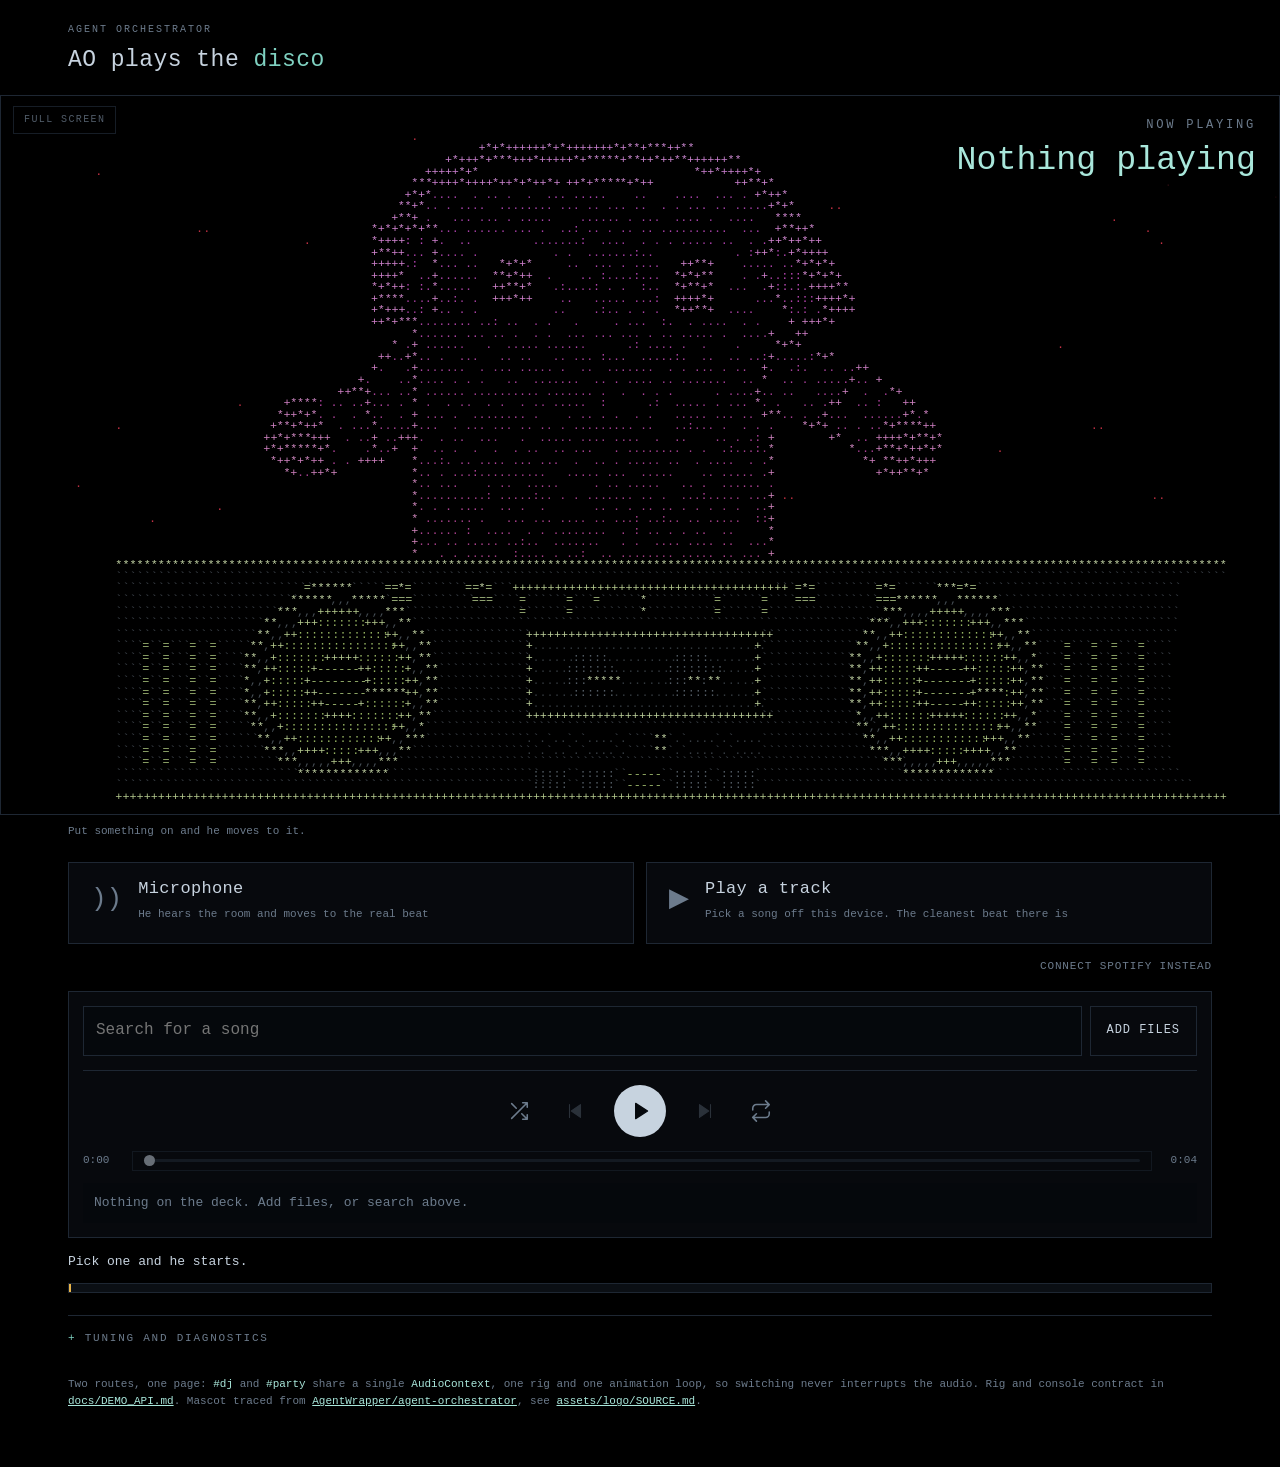
<file: index.html>
<!doctype html>
<html lang="en">
  <head>
    <meta charset="utf-8" />
    <meta name="viewport" content="width=device-width, initial-scale=1" />
    <title>AO disco</title>
    <link rel="icon" href="assets/logo/ao-logo.svg" />
    <link rel="stylesheet" href="src/rig.css" />
    <link rel="stylesheet" href="src/console.css" />
    <link rel="stylesheet" href="src/app.css" />
  </head>
  <body data-route="dj">
    <main>
      <header class="top">
        <div>
          <p class="eyebrow">Agent Orchestrator</p>
          <h1>AO plays the <span>disco</span></h1>
        </div>
        <!-- Shown again by src/app.js when the requests layer is switched on. -->
        <nav class="routes" id="routes" aria-label="Demo routes" hidden>
          <a href="#dj" data-route-link="dj">DJ booth</a>
          <a href="#party" data-route-link="party"
            >Party requests <b id="queue-badge" hidden></b
          ></a>
        </nav>
      </header>

      <section class="stage-wrap">
        <div class="stage" id="stage">
          <div class="stage-controls">
            <button type="button" class="stage-button" id="stage-full" title="Full screen">
              Full screen
            </button>
          </div>
          <div class="ticker" aria-live="polite">
            <p class="ticker__label">Now playing</p>
            <p class="ticker__now" id="stage-now">Nothing playing</p>
            <p class="ticker__label" id="ticker-next-label" hidden>Up next</p>
            <ol class="ticker__next" id="stage-next" hidden></ol>
            <button
              type="button"
              class="stage-button ticker__advance"
              id="stage-advance"
              title="Mark the current request played and move to the next (N)"
              hidden
            >
              Played, next &nbsp;N
            </button>
          </div>
        </div>
        <p class="stage-caption" id="stage-caption"></p>
      </section>

      <section id="route-dj" class="panel panel--dj">
        <!--
          Two ways in, and nothing else on the surface. Everything that used to
          be here, the meters, the sliders, the monitor address, is real and
          still works, but it belongs to whoever is tuning the thing, not to
          somebody opening it for the first time.
        -->
        <div class="sources">
          <button type="button" class="source" id="mic-enable">
            <span class="source__mark" aria-hidden="true">))</span>
            <span class="source__name">Microphone</span>
            <span class="source__note">He hears the room and moves to the real beat</span>
          </button>
          <button type="button" class="source source--track" id="track-open">
            <span class="source__mark" aria-hidden="true">&#9654;</span>
            <span class="source__name">Play a track</span>
            <span class="source__note">Pick a song off this device. The cleanest beat there is</span>
          </button>
        </div>

        <!--
          Off the surface, not gone. Spotify names the song but cannot give the
          beat, and its hosts are blocked on some networks, so it does not
          deserve one of the two doors a first-time user sees.
        -->
        <p class="sources__aside">
          <button type="button" class="linkish" id="spotify-connect">Connect Spotify instead</button>
        </p>

        <input type="file" id="track-file" accept="audio/*" multiple hidden />

        <!--
          The deck. Files off this machine and tracks from an open catalogue sit
          in one list, because once they are playing there is no difference: both
          reach the analyser, so both give a real beat.
        -->
        <section class="deck" id="deck-panel" hidden>
          <div class="deck__search">
            <input
              type="search"
              id="library-query"
              placeholder="Search for a song"
              autocomplete="off"
              aria-label="Search the catalogue"
            />
            <button type="button" class="deck__add" id="deck-add">Add files</button>
          </div>
          <p class="deck__note" id="library-note" hidden></p>
          <ol class="results" id="library-results" hidden></ol>

          <!--
            Transport. Icons are inline paths rather than a font or a sprite:
            nothing here may reach off-origin, and a glyph that fails to load is
            a control nobody can find.
          -->
          <div class="transport" id="transport">
            <div class="transport__row">
              <button type="button" class="tbtn" id="t-shuffle" title="Shuffle" aria-pressed="false">
                <svg viewBox="0 0 24 24" aria-hidden="true">
                  <path d="M16 3h5v5M4 20L21 3M21 16v5h-5M15 15l6 6M4 4l5 5" />
                </svg>
              </button>
              <button type="button" class="tbtn" id="t-prev" title="Previous">
                <svg viewBox="0 0 24 24" aria-hidden="true">
                  <path d="M18 5v14L8 12zM6 5v14" />
                </svg>
              </button>
              <button type="button" class="tbtn tbtn--main" id="t-play" title="Play or pause (space)">
                <svg viewBox="0 0 24 24" aria-hidden="true" id="t-play-icon">
                  <path d="M8 5l11 7-11 7z" />
                </svg>
              </button>
              <button type="button" class="tbtn" id="t-next" title="Next">
                <svg viewBox="0 0 24 24" aria-hidden="true">
                  <path d="M6 5v14l10-7zM18 5v14" />
                </svg>
              </button>
              <button type="button" class="tbtn" id="t-repeat" title="Repeat this track" aria-pressed="false">
                <svg viewBox="0 0 24 24" aria-hidden="true">
                  <path d="M17 1l4 4-4 4M3 11V9a4 4 0 014-4h14M7 23l-4-4 4-4M21 13v2a4 4 0 01-4 4H3" />
                </svg>
              </button>
            </div>
            <div class="transport__seek">
              <span class="transport__time" id="t-elapsed">0:00</span>
              <input
                type="range"
                id="t-scrub"
                class="scrub"
                min="0"
                max="1000"
                value="0"
                step="1"
                aria-label="Seek"
              />
              <span class="transport__time" id="t-total">0:00</span>
            </div>
          </div>

          <ol class="playlist" id="playlist"></ol>
        </section>

        <p class="driving" id="driving">Pick one and he starts.</p>

        <div class="meter" role="img" aria-label="Live input level">
          <i id="mic-level"></i>
          <u id="mic-peak"></u>
        </div>

        <details class="tuning">
          <summary>Tuning and diagnostics</summary>

          <div class="tuning__grid">
            <dl class="stats">
              <div><dt>energy</dt><dd id="read-energy">0.00</dd></div>
              <div><dt>tempo</dt><dd id="read-bpm">-- BPM</dd></div>
              <div><dt>onsets</dt><dd id="read-beats">0</dd></div>
              <div><dt>pulse</dt><dd id="read-pulse">0.00</dd></div>
              <div><dt>beat</dt><dd><span class="dot" id="beat-dot"></span></dd></div>
            </dl>

            <div class="readouts">
              <div class="readout"><span>bass</span><div class="bar"><i id="bar-bass"></i></div></div>
              <div class="readout"><span>low mid</span><div class="bar"><i id="bar-lowMid"></i></div></div>
              <div class="readout"><span>mid</span><div class="bar"><i id="bar-mid"></i></div></div>
              <div class="readout"><span>high</span><div class="bar"><i id="bar-high"></i></div></div>
            </div>
          </div>

          <p class="state-line">He is: <b id="read-state">waiting</b></p>

          <label class="control" for="mic-gain">
            <span>Input sensitivity <b id="mic-gain-value">12x</b></span>
            <input id="mic-gain" type="range" min="1" max="48" step="1" value="12" />
          </label>
          <label class="control" for="assumed-tempo">
            <span>Tempo to assume when a track is playing but nothing is heard</span>
            <input id="assumed-tempo" type="number" min="60" max="200" step="1" placeholder="120" />
          </label>
          <label class="control control--check" for="react-all">
            <input id="react-all" type="checkbox" />
            <span>React to any sound, not only to music</span>
          </label>

          <div class="buttons">
            <button type="button" class="button button--ghost" id="demo-loop">Test without a microphone</button>
            <button type="button" class="button button--ghost" id="diagnose">Diagnose for 8 seconds</button>
          </div>
          <pre class="report" id="report" hidden></pre>

          <p class="status" id="mic-status" data-tone="idle"></p>
          <div id="deck"></div>
        </details>
      </section>

      <section id="route-party" class="panel" hidden>
        <div class="card">
          <h2>Request a track</h2>
          <form id="request-form" autocomplete="off">
            <label for="request-name">Your name</label>
            <input id="request-name" name="name" maxlength="40" required />
            <label for="request-song">Song</label>
            <input
              id="request-song"
              name="song"
              maxlength="80"
              placeholder="Artist - Title"
              required
            />
            <label for="request-link">Link <span class="optional">optional</span></label>
            <input
              id="request-link"
              name="link"
              type="url"
              maxlength="400"
              placeholder="https://..."
              inputmode="url"
            />
            <button type="submit" class="button">Add to the queue</button>
          </form>
          <p class="status" id="request-feedback" data-tone="idle">
            Type at this screen, or let guests scan the code. Their page is
            <a href="request.html">request.html</a>.
          </p>
          <p class="state-line">He is: <b id="party-state">still, waiting for sound</b></p>
          <div class="meter" role="img" aria-label="Live input level">
            <i id="party-level"></i>
          </div>
        </div>

        <div class="card">
          <div class="card__head">
            <h2>Queue</h2>
            <span class="count" id="queue-count">0 waiting, 0 played</span>
          </div>
          <p class="feed" id="feed-status">Booth feed connecting...</p>
          <form class="booth" id="booth-form">
            <label for="booth-url">djay Pro monitor</label>
            <input id="booth-url" type="url" inputmode="url" placeholder="http://host:7474/api/status" />
            <span class="booth__buttons">
              <button type="submit" class="button button--ghost">Connect</button>
              <button type="button" class="button button--ghost" id="booth-check">Check</button>
            </span>
          </form>
          <div class="queue__now" id="queue-now"></div>
          <p class="queue__label">Up next</p>
          <ol class="queue__list" id="queue-list"></ol>
          <button type="button" class="button button--ghost" id="queue-clear">
            Clear played
          </button>
          <p class="hint">
            Saved in this browser, so a refresh does not lose the night. While the booth feed is
            connected the queue marks itself played and moves on when djay changes track, so this
            list stays in order on its own.
          </p>
        </div>
      </section>

      <footer>
        Two routes, one page: <code>#dj</code> and <code>#party</code> share a single
        <code>AudioContext</code>, one rig and one animation loop, so switching never interrupts the
        audio. Rig and console contract in <a href="docs/DEMO_API.md">docs/DEMO_API.md</a>. Mascot
        traced from
        <a href="https://github.com/AgentWrapper/agent-orchestrator/blob/HEAD/assets/ao-logo.svg"
          >AgentWrapper/agent-orchestrator</a
        >, see <a href="assets/logo/SOURCE.md">assets/logo/SOURCE.md</a>.
      </footer>
    </main>

    <script type="module" src="src/app.js"></script>
  </body>
</html>
</file>
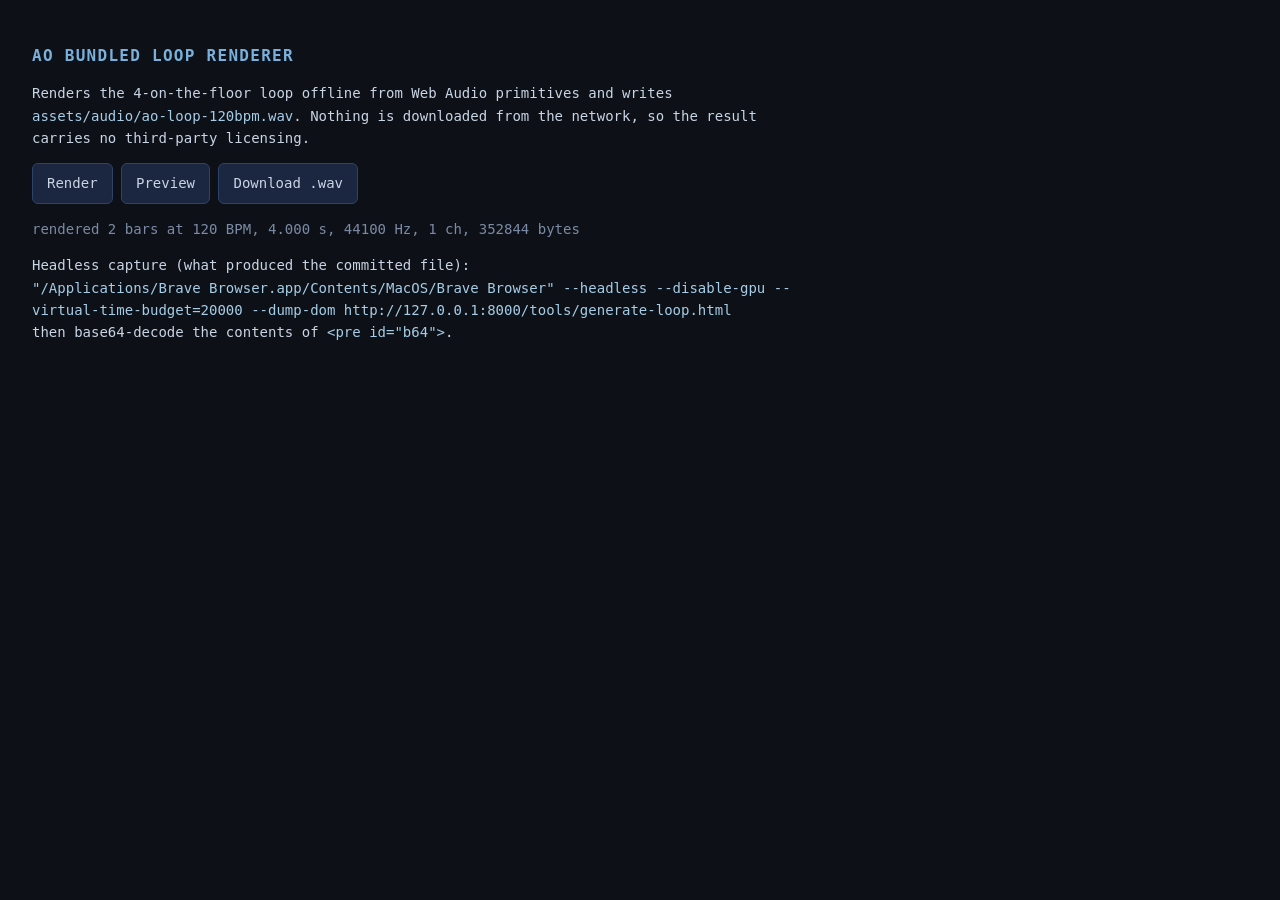
<file: tools/generate-loop.html>
<!doctype html>
<html lang="en">
  <head>
    <meta charset="utf-8" />
    <meta name="viewport" content="width=device-width, initial-scale=1" />
    <title>Render the AO bundled loop</title>
    <style>
      body {
        margin: 0;
        padding: 32px;
        background: #0d1117;
        color: #c9d4e4;
        font: 14px/1.6 ui-monospace, SFMono-Regular, Menlo, monospace;
        max-width: 760px;
      }
      h1 {
        font-size: 16px;
        text-transform: uppercase;
        letter-spacing: 0.08em;
        color: #79b0dc;
      }
      button,
      a.button {
        font: inherit;
        color: #c9d4e4;
        background: #1b2740;
        border: 1px solid #2f4269;
        border-radius: 6px;
        padding: 8px 14px;
        cursor: pointer;
        text-decoration: none;
        display: inline-block;
      }
      code {
        color: #a5cde7;
      }
      #b64 {
        display: none;
      }
      #log {
        white-space: pre-wrap;
        color: #7b8aa5;
      }
    </style>
  </head>
  <body>
    <h1>AO bundled loop renderer</h1>
    <p>
      Renders the 4-on-the-floor loop offline from Web Audio primitives and writes
      <code>assets/audio/ao-loop-120bpm.wav</code>. Nothing is downloaded from the network, so
      the result carries no third-party licensing.
    </p>
    <p>
      <button id="render" type="button">Render</button>
      <button id="play" type="button" disabled>Preview</button>
      <a id="download" class="button" hidden download="ao-loop-120bpm.wav">Download .wav</a>
    </p>
    <p id="log">idle</p>
    <p>
      Headless capture (what produced the committed file):
      <br />
      <code
        >"/Applications/Brave Browser.app/Contents/MacOS/Brave Browser" --headless --disable-gpu
        --virtual-time-budget=20000 --dump-dom
        http://127.0.0.1:8000/tools/generate-loop.html</code
      >
      <br />
      then base64-decode the contents of <code>&lt;pre id="b64"&gt;</code>.
    </p>
    <pre id="b64"></pre>

    <script type="module">
      import { renderLoop, encodeWav, LOOP } from './loop-generator.js';

      const log = document.getElementById('log');
      const playButton = document.getElementById('play');
      const downloadLink = document.getElementById('download');
      const b64 = document.getElementById('b64');
      let blob = null;

      async function run() {
        log.textContent = 'rendering...';
        const buffer = await renderLoop();
        blob = encodeWav(buffer);
        const bytes = new Uint8Array(await blob.arrayBuffer());
        let binary = '';
        for (let i = 0; i < bytes.length; i++) binary += String.fromCharCode(bytes[i]);
        b64.textContent = btoa(binary);
        downloadLink.href = URL.createObjectURL(blob);
        downloadLink.hidden = false;
        playButton.disabled = false;
        log.textContent =
          `rendered ${LOOP.bars} bars at ${LOOP.bpm} BPM, ` +
          `${buffer.duration.toFixed(3)} s, ${buffer.sampleRate} Hz, ` +
          `${buffer.numberOfChannels} ch, ${bytes.length} bytes`;

        // ?save=1 writes straight into assets/audio/ when the page is served by
        // tools/save-server.py. Otherwise use the Download button.
        if (new URLSearchParams(location.search).has('save')) {
          const response = await fetch(`/__save/${LOOP.fileName}`, { method: 'POST', body: blob });
          log.textContent += response.ok
            ? ` - saved to assets/audio/${LOOP.fileName}`
            : ` - save failed (${response.status})`;
        }
      }

      document.getElementById('render').addEventListener('click', run);

      playButton.addEventListener('click', async () => {
        if (!blob) return;
        const audio = new Audio(URL.createObjectURL(blob));
        audio.loop = true;
        await audio.play();
        playButton.textContent = 'Playing (reload to stop)';
      });

      // Auto-render on load so the headless capture above needs no interaction.
      run().catch((error) => {
        log.textContent = `render failed: ${error.message}`;
      });
    </script>
  </body>
</html>
</file>
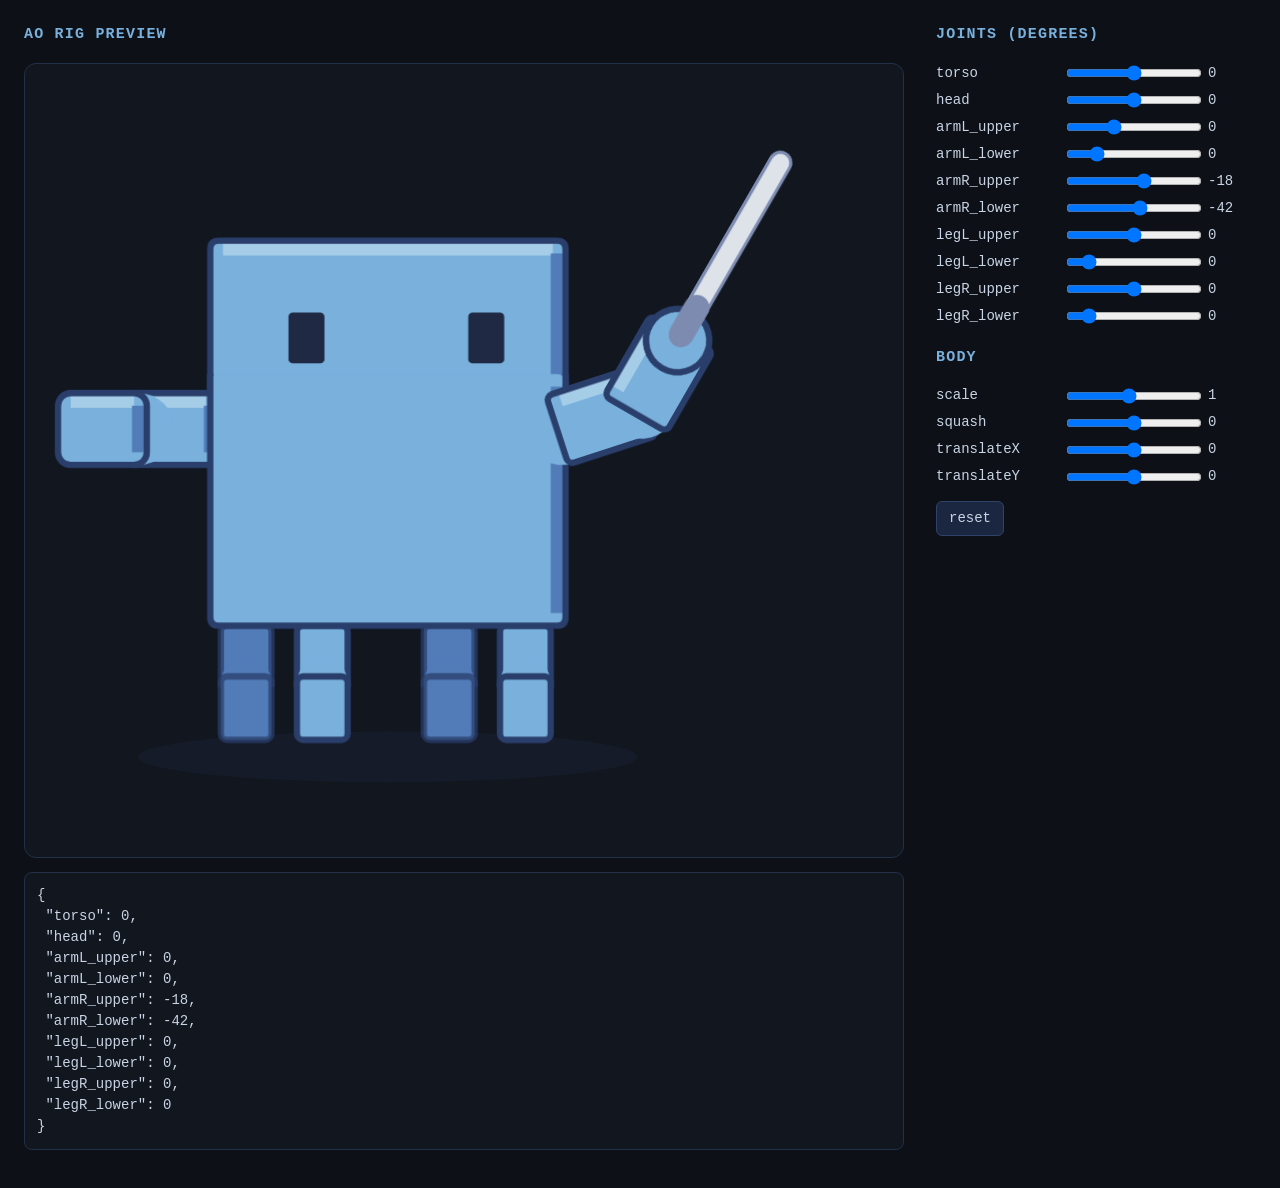
<file: tools/rig-preview.html>
<!doctype html>
<html lang="en">
  <head>
    <meta charset="utf-8" />
    <meta name="viewport" content="width=device-width, initial-scale=1" />
    <title>AO rig preview</title>
    <link rel="stylesheet" href="../src/rig.css" />
    <style>
      body {
        margin: 0;
        padding: 24px;
        background: #0d1117;
        color: #c9d4e4;
        font: 14px/1.5 ui-monospace, SFMono-Regular, Menlo, monospace;
        display: grid;
        grid-template-columns: minmax(320px, 1fr) 320px;
        gap: 32px;
        align-items: start;
      }
      h1 {
        font-size: 15px;
        margin: 0 0 16px;
        letter-spacing: 0.08em;
        text-transform: uppercase;
        color: #79b0dc;
      }
      .stage {
        background: #11161f;
        border: 1px solid #223049;
        border-radius: 12px;
        padding: 16px;
      }
      label {
        display: grid;
        grid-template-columns: 120px 1fr 48px;
        gap: 8px;
        align-items: center;
        margin-bottom: 6px;
      }
      input[type='range'] {
        width: 100%;
      }
      button {
        background: #1b2740;
        color: #c9d4e4;
        border: 1px solid #2f4269;
        border-radius: 6px;
        padding: 6px 12px;
        cursor: pointer;
        font: inherit;
      }
      pre {
        background: #11161f;
        border: 1px solid #223049;
        border-radius: 8px;
        padding: 12px;
        overflow-x: auto;
      }
    </style>
  </head>
  <body>
    <div>
      <h1>AO rig preview</h1>
      <div class="stage"><div id="stage"></div></div>
      <pre id="dump"></pre>
    </div>
    <div>
      <h1>Joints (degrees)</h1>
      <div id="controls"></div>
      <h1 style="margin-top: 20px">Body</h1>
      <div id="body-controls"></div>
      <p><button id="reset">reset</button></p>
    </div>

    <script type="module">
      import { createRig, JOINTS, JOINT_LIMITS, NEUTRAL_POSE } from '../src/rig.js';

      const rig = createRig(document.getElementById('stage'));
      const dump = document.getElementById('dump');
      const controls = document.getElementById('controls');
      const inputs = {};

      function refresh() {
        dump.textContent = JSON.stringify(rig.getPose(), null, 1);
      }

      for (const joint of JOINTS) {
        const [lo, hi] = JOINT_LIMITS[joint];
        const label = document.createElement('label');
        const out = document.createElement('span');
        const input = document.createElement('input');
        input.type = 'range';
        input.min = lo;
        input.max = hi;
        input.step = 1;
        input.value = NEUTRAL_POSE[joint];
        out.textContent = input.value;
        input.addEventListener('input', () => {
          rig.setPose({ [joint]: Number(input.value) });
          out.textContent = input.value;
          refresh();
        });
        label.append(Object.assign(document.createElement('span'), { textContent: joint }), input, out);
        controls.appendChild(label);
        inputs[joint] = input;
      }

      const body = document.getElementById('body-controls');
      const bodyControls = [
        ['scale', 0.5, 1.6, 0.01, 1, (v) => rig.scale(v)],
        ['squash', -1, 1, 0.01, 0, (v) => rig.squash(v)],
        ['translateX', -80, 80, 1, 0, (v) => rig.translate(v, ty)],
        ['translateY', -80, 80, 1, 0, (v) => rig.translate(tx, v)],
      ];
      let tx = 0;
      let ty = 0;
      for (const [name, lo, hi, step, initial, apply] of bodyControls) {
        const label = document.createElement('label');
        const out = document.createElement('span');
        const input = document.createElement('input');
        Object.assign(input, { type: 'range', min: lo, max: hi, step, value: initial });
        out.textContent = String(initial);
        input.addEventListener('input', () => {
          const value = Number(input.value);
          if (name === 'translateX') tx = value;
          if (name === 'translateY') ty = value;
          apply(value);
          out.textContent = input.value;
        });
        label.append(Object.assign(document.createElement('span'), { textContent: name }), input, out);
        body.appendChild(label);
      }

      document.getElementById('reset').addEventListener('click', () => {
        rig.reset();
        for (const joint of JOINTS) inputs[joint].value = NEUTRAL_POSE[joint];
        refresh();
      });

      refresh();
    </script>
  </body>
</html>
</file>
<file: src/rig.css>
/* AO mascot rig styling.
   Colours come from assets/logo/ao-logo.svg. Override the custom properties on
   .ao-rig (or any ancestor) to re-skin the mascot per demo version. */

.ao-rig {
  --ao-body: #79b0dc;
  --ao-body-light: #a5cde7;
  --ao-body-shade: #517cb8;
  --ao-outline: #2a3e6b;
  --ao-eye: #202943;
  --ao-baton: #dee3ea;
  --ao-baton-shade: #7e8bb0;
  --ao-ground: rgba(32, 41, 67, 0.28);
  --ao-outline-width: 3;

  display: block;
  width: 100%;
  height: auto;
  overflow: visible;
}

.ao-rig__body {
  fill: var(--ao-body);
}

.ao-rig__light {
  fill: var(--ao-body-light);
}

.ao-rig__shade {
  fill: var(--ao-body-shade);
}

.ao-rig__outline {
  fill: none;
  stroke: var(--ao-outline);
  stroke-width: var(--ao-outline-width);
}

/* Fills the gap at a bending joint. Fill only, no outline. */
.ao-rig__joint {
  fill: var(--ao-body);
}

.ao-rig--far .ao-rig__joint {
  fill: var(--ao-body-shade);
}

.ao-rig__eye {
  fill: var(--ao-eye);
}

.ao-rig__paw {
  fill: var(--ao-body);
  stroke: var(--ao-outline);
  stroke-width: var(--ao-outline-width);
}

/* The far leg of each pair reads as depth, not as a second colour. */
.ao-rig--far .ao-rig__body {
  fill: var(--ao-body-shade);
}

.ao-rig--far .ao-rig__shade {
  fill: var(--ao-outline);
  opacity: 0.35;
}

.ao-rig--far .ao-rig__outline {
  stroke: var(--ao-outline);
  opacity: 0.75;
}

.ao-rig__baton-stick {
  fill: var(--ao-baton);
  stroke: var(--ao-baton-shade);
  stroke-width: 1.5;
}

.ao-rig__baton-grip {
  fill: var(--ao-baton-shade);
}

/* DJ headphones. Skinned through --ao-phones* on .ao-rig like everything else. */
.ao-rig__phones-band {
  fill: none;
  stroke: var(--ao-phones, #20283f);
  stroke-width: 11;
  stroke-linecap: round;
}

.ao-rig__phones-shell {
  fill: var(--ao-phones, #20283f);
  stroke: var(--ao-outline);
  stroke-width: 2;
}

.ao-rig__phones-pad {
  fill: var(--ao-phones-pad, #4d5f8c);
}

.ao-rig__ground {
  fill: var(--ao-ground);
}

/* Poses are set as SVG transform attributes every frame, so no CSS transitions
   here by default. A version page can opt in per part if it wants easing. */
.ao-rig__part {
  will-change: transform;
}
</file>
<file: src/console.css>
/* AO music console UI.
   Override the custom properties on .ao-console to re-skin it per demo. */

.ao-console {
  --aoc-bg: #11161f;
  --aoc-border: #223049;
  --aoc-text: #c9d4e4;
  --aoc-dim: #7b8aa5;
  --aoc-accent: #79b0dc;
  --aoc-accent-dim: #2f4269;
  --aoc-beat: #a5cde7;

  display: grid;
  gap: 10px;
  padding: 14px 16px;
  background: var(--aoc-bg);
  border: 1px solid var(--aoc-border);
  border-radius: 12px;
  color: var(--aoc-text);
  font: 13px/1.4 ui-monospace, SFMono-Regular, Menlo, Consolas, monospace;
}

.ao-console__row {
  display: flex;
  align-items: center;
  gap: 12px;
  flex-wrap: wrap;
}

.ao-console__row--meta {
  color: var(--aoc-dim);
  font-size: 12px;
}

.ao-console button {
  font: inherit;
  color: var(--aoc-text);
  background: #1b2740;
  border: 1px solid var(--aoc-accent-dim);
  border-radius: 6px;
  padding: 6px 14px;
  cursor: pointer;
}

.ao-console button:hover:not(:disabled) {
  border-color: var(--aoc-accent);
}

.ao-console button:disabled {
  opacity: 0.45;
  cursor: default;
}

.ao-console__play {
  min-width: 74px;
}

.ao-console__sources {
  display: flex;
  gap: 6px;
}

.ao-console__source.is-active {
  background: var(--aoc-accent);
  border-color: var(--aoc-accent);
  color: #0d1117;
}

.ao-console__seek {
  flex: 1 1 160px;
  min-width: 120px;
}

.ao-console__volume {
  width: 100px;
}

.ao-console input[type='range'] {
  accent-color: var(--aoc-accent);
}

.ao-console__vol-label {
  display: flex;
  align-items: center;
  gap: 8px;
  color: var(--aoc-dim);
}

.ao-console__time {
  min-width: 92px;
  text-align: right;
  color: var(--aoc-dim);
  font-variant-numeric: tabular-nums;
}

.ao-console__bpm {
  min-width: 78px;
  font-variant-numeric: tabular-nums;
  color: var(--aoc-text);
}

.ao-console__beat {
  display: flex;
  align-items: center;
  gap: 6px;
}

.ao-console__beat-dot {
  width: 11px;
  height: 11px;
  border-radius: 50%;
  background: #24314b;
  box-shadow: inset 0 0 0 1px var(--aoc-accent-dim);
  transition: background-color 90ms linear, box-shadow 90ms linear;
}

.ao-console__beat-dot.is-on {
  background: var(--aoc-beat);
  box-shadow: 0 0 10px var(--aoc-beat);
}

.ao-console__meter {
  flex: 1 1 90px;
  height: 6px;
  min-width: 60px;
  background: #1b2740;
  border-radius: 3px;
  overflow: hidden;
}

.ao-console__meter-fill {
  height: 100%;
  width: 0;
  background: var(--aoc-accent);
}

.ao-console__status {
  color: var(--aoc-dim);
  overflow: hidden;
  text-overflow: ellipsis;
  white-space: nowrap;
  max-width: 40ch;
}

.ao-console__file {
  display: none;
}

/* Applied to the drop container while a file is dragged over it. */
.ao-console--dragging {
  outline: 2px dashed var(--aoc-accent, #79b0dc);
  outline-offset: 4px;
}
</file>
<file: src/app.css>
/* Terminal skin for the ASCII disco. Black page, one accent, monospace only. */

:root {
  --bg: #000000;
  --panel: #07090d;
  --panel-2: #0c1017;
  --border: #1e2733;
  --text: #c7d3df;
  --dim: #6c7b8c;
  --accent: #7fd1c1;
  --accent-soft: #a9e7db;
  --hot: #e0637f;
  --ok: #7fd1c1;
  --warn: #e8b44a;
}

* {
  box-sizing: border-box;
}

body {
  margin: 0;
  background: var(--bg);
  color: var(--text);
  font: 13px/1.6 ui-monospace, SFMono-Regular, Menlo, Consolas, monospace;
  min-height: 100vh;
}

main {
  max-width: 1180px;
  margin: 0 auto;
  padding: 22px 18px 56px;
}

a {
  color: var(--accent-soft);
}

h1 {
  font-size: clamp(17px, 2.6vw, 23px);
  letter-spacing: 0.02em;
  margin: 0;
  font-weight: 400;
}

h1 span {
  color: var(--accent);
}

h2 {
  font-size: 11px;
  text-transform: uppercase;
  letter-spacing: 0.18em;
  color: var(--accent);
  margin: 0 0 10px;
  font-weight: 400;
}

.eyebrow {
  text-transform: uppercase;
  letter-spacing: 0.2em;
  font-size: 10px;
  color: var(--dim);
  margin: 0 0 4px;
}

.top {
  display: flex;
  flex-wrap: wrap;
  gap: 12px;
  align-items: flex-end;
  justify-content: space-between;
  margin-bottom: 16px;
}

.routes {
  display: flex;
  gap: 6px;
}

/* Any element given a display value needs this or the hidden attribute does
   nothing: the same trap that once rendered both routes at once. */
[hidden] {
  display: none !important;
}

.routes a {
  display: inline-flex;
  align-items: center;
  gap: 8px;
  padding: 7px 13px;
  border: 1px solid var(--border);
  text-decoration: none;
  color: var(--dim);
  background: var(--panel);
}

.routes a[aria-current='page'] {
  color: #04070a;
  background: var(--accent);
  border-color: var(--accent);
}

.routes b {
  background: var(--hot);
  color: #150409;
  font-size: 10px;
  padding: 0 6px;
  font-weight: 400;
}

/* -- stage ----------------------------------------------------------------- */

/* The stage runs the full width of the window, whatever the text column does:
   this is the thing people are actually looking at. */
.stage-wrap {
  margin: 0 calc(50% - 50vw) 18px;
  width: 100vw;
}

.stage {
  position: relative;
  width: 100%;
  aspect-ratio: 16 / 9;
  /* The ratio is a preference, not a promise. Full width at 16/9 is taller than
     a 13 inch laptop has left under the header, which pushed the booth and the
     mascot's feet below the fold. Reported on a 13 inch and reproduced at
     1280x800. The renderer frames to whatever height it is given, so giving way
     here costs a slightly smaller mascot and nothing else. */
  max-height: calc(100dvh - 140px);
  background: #000;
  border: 1px solid var(--border);
  overflow: hidden;
}

.ascii {
  display: block;
  width: 100%;
  height: 100%;
}

.stage:fullscreen {
  aspect-ratio: auto;
  width: 100vw;
  /* dvh, not vh: on a phone vh is the tallest the viewport ever gets, so the
     bottom of the scene hides under the browser chrome. */
  height: 100dvh;
  max-height: 100dvh;
  border: 0;
}

.stage-controls {
  position: absolute;
  top: 10px;
  left: 12px;
  z-index: 3;
  display: flex;
  gap: 6px;
}

.stage-button {
  font: inherit;
  font-size: 10px;
  letter-spacing: 0.14em;
  text-transform: uppercase;
  color: var(--dim);
  background: rgba(0, 0, 0, 0.6);
  border: 1px solid var(--border);
  padding: 5px 10px;
  cursor: pointer;
  opacity: 0.75;
}

.stage-button:hover {
  opacity: 1;
  color: var(--accent);
  border-color: var(--accent);
}

.stage-button:disabled {
  opacity: 0.25;
  cursor: default;
}

/* The rig is laid out so getCTM() works, but never painted: the canvas is the
   only thing on screen. */
.ascii__rig-host {
  position: absolute;
  inset: 0;
  visibility: hidden;
  pointer-events: none;
}

.ascii__rig-host .ao-rig {
  width: 100%;
  height: 100%;
}

/* Everything here is sized against the width of the stage, because this is
   read from across a room and the stage might be a laptop or a projector. */
.ticker {
  position: absolute;
  top: 0;
  right: 0;
  z-index: 2;
  padding: clamp(12px, 1.6vw, 28px) clamp(14px, 1.8vw, 32px);
  max-width: min(46%, 620px);
  text-align: right;
  pointer-events: none;
  text-shadow: 0 0 10px #000, 0 0 3px #000;
  /* It sits over the mascot, so it needs to win without becoming a box: a fade
     to black under it rather than a panel around it. */
  background: linear-gradient(
    to left,
    rgba(0, 0, 0, 0.9),
    rgba(0, 0, 0, 0.72) 60%,
    rgba(0, 0, 0, 0)
  );
}

.ticker__label {
  margin: 0;
  font-size: clamp(10px, 0.95vw, 17px);
  letter-spacing: 0.22em;
  text-transform: uppercase;
  color: var(--dim);
}

.ticker__now {
  margin: clamp(3px, 0.4vw, 8px) 0 clamp(12px, 1.4vw, 26px);
  font-size: clamp(19px, 2.6vw, 52px);
  line-height: 1.15;
  color: var(--accent-soft);
  overflow-wrap: anywhere;
}

.ticker__now small {
  display: block;
  margin-top: 0.25em;
  font-size: clamp(11px, 1.05vw, 20px);
  letter-spacing: 0.08em;
  color: var(--dim);
}

.ticker__next {
  list-style: none;
  margin: clamp(3px, 0.4vw, 8px) 0 0;
  padding: 0;
  font-size: clamp(12px, 1.15vw, 22px);
  line-height: 1.4;
  color: var(--text);
}

.ticker__next li {
  opacity: 0.85;
  overflow-wrap: anywhere;
}

.ticker__next li + li {
  opacity: 0.6;
}

.ticker__next li + li + li {
  opacity: 0.4;
}

/* The control sits with the thing it controls: you press this while you are
   reading the queue, not while looking at the other corner of the screen. */
.ticker__advance {
  position: static;
  margin-top: clamp(12px, 1.3vw, 24px);
  font-size: clamp(10px, 0.9vw, 15px);
  padding: clamp(5px, 0.6vw, 10px) clamp(10px, 1vw, 18px);
  pointer-events: auto;
}

.stage-caption {
  color: var(--dim);
  margin: 8px auto 0;
  max-width: 1180px;
  padding: 0 18px;
  font-size: 11px;
}

/* -- the two ways in ------------------------------------------------------- */
/* Two targets, side by side, that look like the only decision on the page,
   because they are. Everything else moved behind a summary. */

/* .panel below is a two column grid and comes later in the file, so this needs
   the extra class to win. */
.panel.panel--dj {
  display: block;
}

.sources {
  display: grid;
  grid-template-columns: 1fr 1fr;
  gap: 12px;
}

@media (max-width: 620px) {
  .sources {
    grid-template-columns: 1fr;
  }
}

.source {
  display: grid;
  grid-template-columns: auto 1fr;
  grid-template-areas: 'mark name' 'mark note';
  column-gap: 16px;
  align-items: center;
  text-align: left;
  padding: 20px 22px;
  font: inherit;
  color: var(--text);
  background: var(--panel);
  border: 1px solid var(--border);
  cursor: pointer;
  transition: border-color 0.12s, background 0.12s;
}

.source:hover {
  border-color: var(--accent);
  background: var(--panel-2);
}

.source__mark {
  grid-area: mark;
  font-size: 26px;
  line-height: 1;
  color: var(--dim);
}

.source__name {
  grid-area: name;
  font-size: 17px;
  letter-spacing: 0.02em;
}

.source__note {
  grid-area: note;
  font-size: 11px;
  color: var(--dim);
  margin-top: 3px;
  overflow-wrap: anywhere;
}

.source:hover .source__mark,
.source[data-state='on'] .source__mark {
  color: var(--accent);
}

.source[data-state='on'] {
  border-color: var(--accent);
}

.source--track[data-state='on'] .source__mark {
  color: var(--accent);
}

/* Spotify is still here, one line under the two doors, not beside them. */
.sources__aside {
  margin: 12px 0 0;
  text-align: right;
}

.linkish {
  appearance: none;
  border: 0;
  background: none;
  padding: 0;
  font: inherit;
  font-size: 11px;
  letter-spacing: 0.08em;
  text-transform: uppercase;
  color: var(--dim);
  border-bottom: 1px solid transparent;
  cursor: pointer;
}

.linkish:hover {
  color: var(--accent);
  border-bottom-color: var(--accent);
}

.source--spotify[data-state='on'] .source__name::after {
  content: ' connected';
  color: var(--accent);
  font-size: 11px;
  letter-spacing: 0.12em;
  text-transform: uppercase;
}

.driving {
  margin: 14px 0 10px;
  font-size: 13px;
  color: var(--text);
}

.driving[data-tone='ok'] {
  color: var(--accent);
}

.driving[data-tone='warn'] {
  color: var(--warn);
}

/* -- tuning, folded away --------------------------------------------------- */

.tuning {
  margin-top: 22px;
  border-top: 1px solid var(--border);
  padding-top: 14px;
}

.tuning > summary {
  cursor: pointer;
  font-size: 11px;
  text-transform: uppercase;
  letter-spacing: 0.16em;
  color: var(--dim);
  list-style: none;
}

.tuning > summary::-webkit-details-marker {
  display: none;
}

.tuning > summary::before {
  content: '+ ';
  color: var(--accent);
}

.tuning[open] > summary::before {
  content: '- ';
}

.tuning > *:not(summary) {
  margin-top: 14px;
}

.tuning__grid {
  display: grid;
  grid-template-columns: 1fr 1fr;
  gap: 18px;
  align-items: start;
}

@media (max-width: 620px) {
  .tuning__grid {
    grid-template-columns: 1fr;
  }
}

/* -- panels ---------------------------------------------------------------- */

.panel {
  display: grid;
  grid-template-columns: 1fr 1fr;
  gap: 14px;
  align-items: start;
}

/* [hidden] has to beat the display above, or both routes render at once. */
.panel[hidden] {
  display: none;
}

@media (max-width: 820px) {
  .panel {
    grid-template-columns: 1fr;
  }
}

.card {
  background: var(--panel);
  border: 1px solid var(--border);
  padding: 16px;
}

.card p {
  color: var(--dim);
  margin: 0 0 12px;
}

.card__head {
  display: flex;
  justify-content: space-between;
  align-items: baseline;
  gap: 10px;
}

.count {
  color: var(--dim);
  font-size: 11px;
}

.button {
  appearance: none;
  border: 1px solid var(--accent);
  background: transparent;
  color: var(--accent);
  font: inherit;
  padding: 8px 14px;
  cursor: pointer;
}

.button:hover {
  background: var(--accent);
  color: #04070a;
}

.button:disabled {
  opacity: 0.4;
  cursor: default;
}

.button:disabled:hover {
  background: transparent;
  color: var(--accent);
}

.buttons {
  display: flex;
  flex-wrap: wrap;
  gap: 8px;
}

.button--ghost {
  border-color: var(--border);
  color: var(--dim);
}

.button--ghost:hover {
  background: var(--panel-2);
  color: var(--text);
}

.status {
  font-size: 11px;
  margin: 12px 0 10px;
  min-height: 2.8em;
  color: var(--dim);
}

.status[data-tone='ok'] {
  color: var(--ok);
}

.status[data-tone='error'] {
  color: var(--hot);
}

.status[data-tone='warn'] {
  color: var(--warn);
}

.status[data-tone='wait'] {
  color: var(--accent-soft);
}

.meter {
  position: relative;
  height: 10px;
  background: #0b0f14;
  border: 1px solid var(--border);
  overflow: hidden;
}

.meter i {
  display: block;
  height: 100%;
  width: 0;
  background: var(--accent);
}

.meter u {
  position: absolute;
  top: 0;
  bottom: 0;
  width: 2px;
  background: var(--warn);
  left: 0;
}

.meter-legend {
  font-size: 10px;
  color: var(--dim);
  margin: 8px 0 0;
}

.controls {
  display: grid;
  gap: 8px;
  margin-top: 12px;
  padding-top: 12px;
  border-top: 1px solid var(--border);
}

.control {
  display: grid;
  gap: 4px;
  font-size: 10px;
  text-transform: none;
  letter-spacing: 0.04em;
}

.control b {
  color: var(--accent);
  font-weight: 400;
}

.control--check {
  grid-template-columns: auto 1fr;
  align-items: center;
  gap: 8px;
}

.control input[type='range'] {
  width: 100%;
  accent-color: var(--accent);
  padding: 0;
  border: 0;
  background: transparent;
}

.control input[type='number'] {
  width: 90px;
  padding: 5px 8px;
}

.control input[type='checkbox'] {
  accent-color: var(--accent);
  width: 14px;
  height: 14px;
  padding: 0;
}

.report {
  margin: 12px 0 0;
  padding: 10px;
  background: #05080c;
  border: 1px solid var(--border);
  font-size: 10px;
  line-height: 1.5;
  color: var(--text);
  white-space: pre-wrap;
  overflow-x: auto;
}

.readouts {
  display: grid;
  gap: 7px;
  margin-bottom: 14px;
}

.readout {
  display: grid;
  grid-template-columns: 64px 1fr;
  gap: 10px;
  align-items: center;
  font-size: 11px;
  color: var(--dim);
}

.bar {
  height: 6px;
  background: #0b0f14;
  overflow: hidden;
}

.bar i {
  display: block;
  height: 100%;
  width: 0;
  background: var(--accent);
}

.stats {
  display: grid;
  grid-template-columns: repeat(2, 1fr);
  gap: 10px 16px;
  margin: 0;
}

.stats dt {
  font-size: 10px;
  color: var(--dim);
  text-transform: uppercase;
  letter-spacing: 0.14em;
}

.stats dd {
  margin: 2px 0 0;
  font-variant-numeric: tabular-nums;
}

.dot {
  display: inline-block;
  width: 10px;
  height: 10px;
  background: #1a222c;
  vertical-align: -1px;
}

.dot.is-on {
  background: var(--accent);
  box-shadow: 0 0 10px var(--accent);
}

.state-line {
  font-size: 11px;
  color: var(--dim);
  margin: 0 0 12px;
}

.state-line b {
  color: var(--text);
  font-weight: 400;
}

.source {
  border-top: 1px solid var(--border);
  padding-top: 12px;
  margin-top: 4px;
}

.source summary {
  cursor: pointer;
  color: var(--accent-soft);
  font-size: 11px;
}

.hint {
  font-size: 10px;
  color: var(--dim);
}

/* -- forms and queue ------------------------------------------------------- */

form {
  display: grid;
  gap: 6px;
}

label {
  font-size: 10px;
  text-transform: uppercase;
  letter-spacing: 0.14em;
  color: var(--dim);
}

input {
  font: inherit;
  color: var(--text);
  background: #05080c;
  border: 1px solid var(--border);
  padding: 9px 11px;
}

input:focus-visible,
.button:focus-visible,
.routes a:focus-visible {
  outline: 1px solid var(--accent);
  outline-offset: 2px;
}

form .button {
  margin-top: 8px;
  justify-self: start;
}

#queue-clear {
  margin-top: 12px;
}

.optional {
  color: var(--dim);
  opacity: 0.7;
}

.feed {
  font-size: 10px;
  color: var(--dim);
  margin: 0 0 10px;
  padding: 6px 8px;
  border-left: 2px solid var(--border);
}

.feed[data-live='yes'] {
  color: var(--accent);
  border-left-color: var(--accent);
}

.booth {
  grid-template-columns: 1fr auto;
  gap: 6px 8px;
  align-items: center;
  margin-bottom: 12px;
}

.booth label {
  grid-column: 1 / -1;
}

.booth .button {
  margin: 0;
}

.booth__buttons {
  display: flex;
  gap: 6px;
}

.ticker__next .is-cued {
  color: var(--accent);
  opacity: 1;
}

.queue__link {
  margin-left: 8px;
  color: var(--accent);
}

.queue__now {
  background: var(--panel-2);
  border: 1px solid var(--border);
  padding: 12px 14px;
  margin-bottom: 12px;
}

.queue__now[data-live='yes'] {
  border-color: var(--accent);
}

.queue__label {
  font-size: 10px;
  text-transform: uppercase;
  letter-spacing: 0.16em;
  color: var(--accent);
  margin: 0 0 6px;
}

.queue__now-song {
  margin: 0;
  font-size: 15px;
  color: var(--text);
}

.queue__now-by,
.queue__empty {
  margin: 2px 0 10px;
  font-size: 11px;
  color: var(--dim);
}

.queue__list {
  list-style: none;
  margin: 0;
  padding: 0;
  display: grid;
  gap: 5px;
}

.queue__row {
  display: grid;
  grid-template-columns: 20px 1fr auto;
  grid-template-areas: 'pos song actions' 'pos by actions';
  gap: 0 10px;
  align-items: center;
  padding: 7px 10px;
  border: 1px solid var(--border);
  background: #05080c;
}

.queue__pos {
  grid-area: pos;
  color: var(--dim);
  font-size: 11px;
}

.queue__song {
  grid-area: song;
}

.queue__by {
  grid-area: by;
  font-size: 10px;
  color: var(--dim);
}

.queue__actions {
  grid-area: actions;
  display: flex;
  gap: 6px;
}

.queue__actions button {
  font: inherit;
  font-size: 10px;
  color: var(--dim);
  background: transparent;
  border: 1px solid var(--border);
  padding: 4px 8px;
  cursor: pointer;
}

.queue__actions button:hover {
  color: var(--accent);
  border-color: var(--accent);
}

footer {
  margin-top: 28px;
  color: var(--dim);
  font-size: 11px;
}

code {
  color: var(--accent-soft);
}

/* -- the deck ---------------------------------------------------------------
   Files and catalogue results in one list. Dense on purpose: this is the DJ's
   working surface, read at arm's length in a dark room, not a landing page. */

.deck {
  margin-top: 14px;
  border: 1px solid var(--border);
  background: var(--panel);
  padding: 14px;
}

.deck__search {
  display: grid;
  grid-template-columns: 1fr auto;
  gap: 8px;
}

.deck__search input {
  font: inherit;
  /* 16px or larger, or iOS zooms the page the moment a field is focused. */
  font-size: 16px;
  color: var(--text);
  background: #05080c;
  border: 1px solid var(--border);
  padding: 11px 12px;
  width: 100%;
}

.deck__search input:focus-visible,
.deck__add:focus-visible {
  outline: 2px solid var(--accent);
  outline-offset: 2px;
}

.deck__add {
  appearance: none;
  font: inherit;
  font-size: 12px;
  letter-spacing: 0.08em;
  text-transform: uppercase;
  color: var(--text);
  background: none;
  border: 1px solid var(--border);
  padding: 0 16px;
  cursor: pointer;
  white-space: nowrap;
}

.deck__add:hover {
  border-color: var(--accent);
  color: var(--accent);
}

.deck__note {
  font-size: 11px;
  color: var(--dim);
  margin: 10px 0 0;
}

.results,
.playlist {
  list-style: none;
  margin: 10px 0 0;
  padding: 0;
  display: grid;
  gap: 4px;
}

.results {
  max-height: 260px;
  overflow-y: auto;
  border-top: 1px solid var(--border);
  padding-top: 10px;
}

.results li,
.playlist li {
  display: grid;
  grid-template-columns: 1fr auto auto;
  align-items: center;
  gap: 12px;
  padding: 9px 10px;
  background: #05080c;
  border: 1px solid transparent;
  font-size: 13px;
}

.results li:hover,
.playlist li:hover {
  border-color: var(--border);
}

.results__name,
.playlist__name {
  overflow-wrap: anywhere;
}

.playlist__name {
  appearance: none;
  border: 0;
  background: none;
  padding: 0;
  font: inherit;
  font-size: 13px;
  color: var(--text);
  text-align: left;
  cursor: pointer;
}

.playlist__name:hover {
  color: var(--accent);
}

.results__len,
.playlist__from {
  font-size: 11px;
  color: var(--dim);
  white-space: nowrap;
}

.results__add,
.playlist__drop {
  appearance: none;
  font: inherit;
  font-size: 10px;
  letter-spacing: 0.1em;
  text-transform: uppercase;
  background: none;
  border: 1px solid var(--border);
  color: var(--dim);
  padding: 5px 10px;
  cursor: pointer;
}

.results__add:hover {
  border-color: var(--accent);
  color: var(--accent);
}

.playlist__drop:hover {
  border-color: var(--hot);
  color: var(--hot);
}

/* The one that is on. */
.playlist li[data-playing='yes'] {
  border-color: var(--accent);
}

.playlist li[data-playing='yes'] .playlist__name {
  color: var(--accent);
}

.playlist li[data-playing='yes'] .playlist__name::before {
  content: '> ';
}

.playlist__empty {
  display: block;
  font-size: 12px;
  color: var(--dim);
  background: none;
}

/* A catalogue node that will not answer a browser. Kept visible rather than
   silently dropped, so the DJ can see why it was passed over. */
.playlist li[data-dead='yes'] .playlist__name {
  color: var(--dim);
  text-decoration: line-through;
}

.playlist li[data-dead='yes'] .playlist__from {
  color: var(--hot);
}

/* -- transport ---------------------------------------------------------------
   Modelled on a phone player: one obvious circle in the middle, everything else
   quiet until hovered. Big enough to hit in the dark. */

.transport {
  margin-top: 14px;
  padding-top: 14px;
  border-top: 1px solid var(--border);
}

.transport__row {
  display: flex;
  align-items: center;
  justify-content: center;
  gap: 22px;
}

.tbtn {
  appearance: none;
  border: 0;
  background: none;
  padding: 6px;
  cursor: pointer;
  color: var(--dim);
  line-height: 0;
  border-radius: 50%;
  transition: color 0.12s;
}

.tbtn svg {
  width: 22px;
  height: 22px;
  fill: none;
  stroke: currentColor;
  stroke-width: 1.7;
  stroke-linecap: round;
  stroke-linejoin: round;
}

/* Previous, play and next read as solid shapes, not outlines. */
#t-prev svg,
#t-next svg,
.tbtn--main svg {
  fill: currentColor;
  stroke-width: 1.2;
}

.tbtn:hover {
  color: var(--text);
}

.tbtn:focus-visible {
  outline: 2px solid var(--accent);
  outline-offset: 2px;
}

/* A toggle that is on has to look on without relying on colour alone, so it
   also gains a ring. */
.tbtn[aria-pressed='true'] {
  color: var(--accent);
  box-shadow: inset 0 0 0 1px var(--accent);
}

.tbtn--main {
  width: 52px;
  height: 52px;
  display: grid;
  place-items: center;
  background: var(--text);
  color: #05080c;
  padding: 0;
}

.tbtn--main svg {
  width: 26px;
  height: 26px;
}

.tbtn--main:hover {
  background: #ffffff;
  color: #05080c;
}

.tbtn:disabled {
  opacity: 0.35;
  cursor: default;
}

.tbtn--main:disabled {
  opacity: 0.45;
}

.transport__seek {
  display: grid;
  grid-template-columns: auto 1fr auto;
  align-items: center;
  gap: 12px;
  margin-top: 12px;
}

.transport__time {
  font-size: 11px;
  color: var(--dim);
  font-variant-numeric: tabular-nums;
  min-width: 3.2em;
}

.transport__time:last-child {
  text-align: right;
}

/* The scrub bar. Track is drawn with a gradient set from JS so the played part
   is bright, which is one element instead of three. */
.scrub {
  appearance: none;
  -webkit-appearance: none;
  width: 100%;
  height: 14px;
  background: none;
  cursor: pointer;
}

.scrub::-webkit-slider-runnable-track {
  height: 3px;
  border-radius: 2px;
  background: var(--scrub, linear-gradient(to right, var(--text) 0%, #212b38 0%));
}

.scrub::-moz-range-track {
  height: 3px;
  border-radius: 2px;
  background: var(--scrub, linear-gradient(to right, var(--text) 0%, #212b38 0%));
}

.scrub::-webkit-slider-thumb {
  -webkit-appearance: none;
  width: 11px;
  height: 11px;
  margin-top: -4px;
  border-radius: 50%;
  background: var(--text);
  border: 0;
}

.scrub::-moz-range-thumb {
  width: 11px;
  height: 11px;
  border-radius: 50%;
  background: var(--text);
  border: 0;
}

.scrub:focus-visible {
  outline: 2px solid var(--accent);
  outline-offset: 4px;
}

.scrub:disabled {
  cursor: default;
  opacity: 0.5;
}

/* -- artwork ----------------------------------------------------------------- */

.results li,
.playlist li {
  grid-template-columns: auto 1fr auto auto;
}

.art {
  width: 38px;
  height: 38px;
  border-radius: 2px;
  object-fit: cover;
  background: #10161f;
  display: block;
}

/* Local files and anything whose image will not load. Same footprint, so a row
   never changes height depending on whether a picture arrived. */
.art--none {
  display: grid;
  place-items: center;
  color: var(--dim);
  font-size: 15px;
}
</file>
